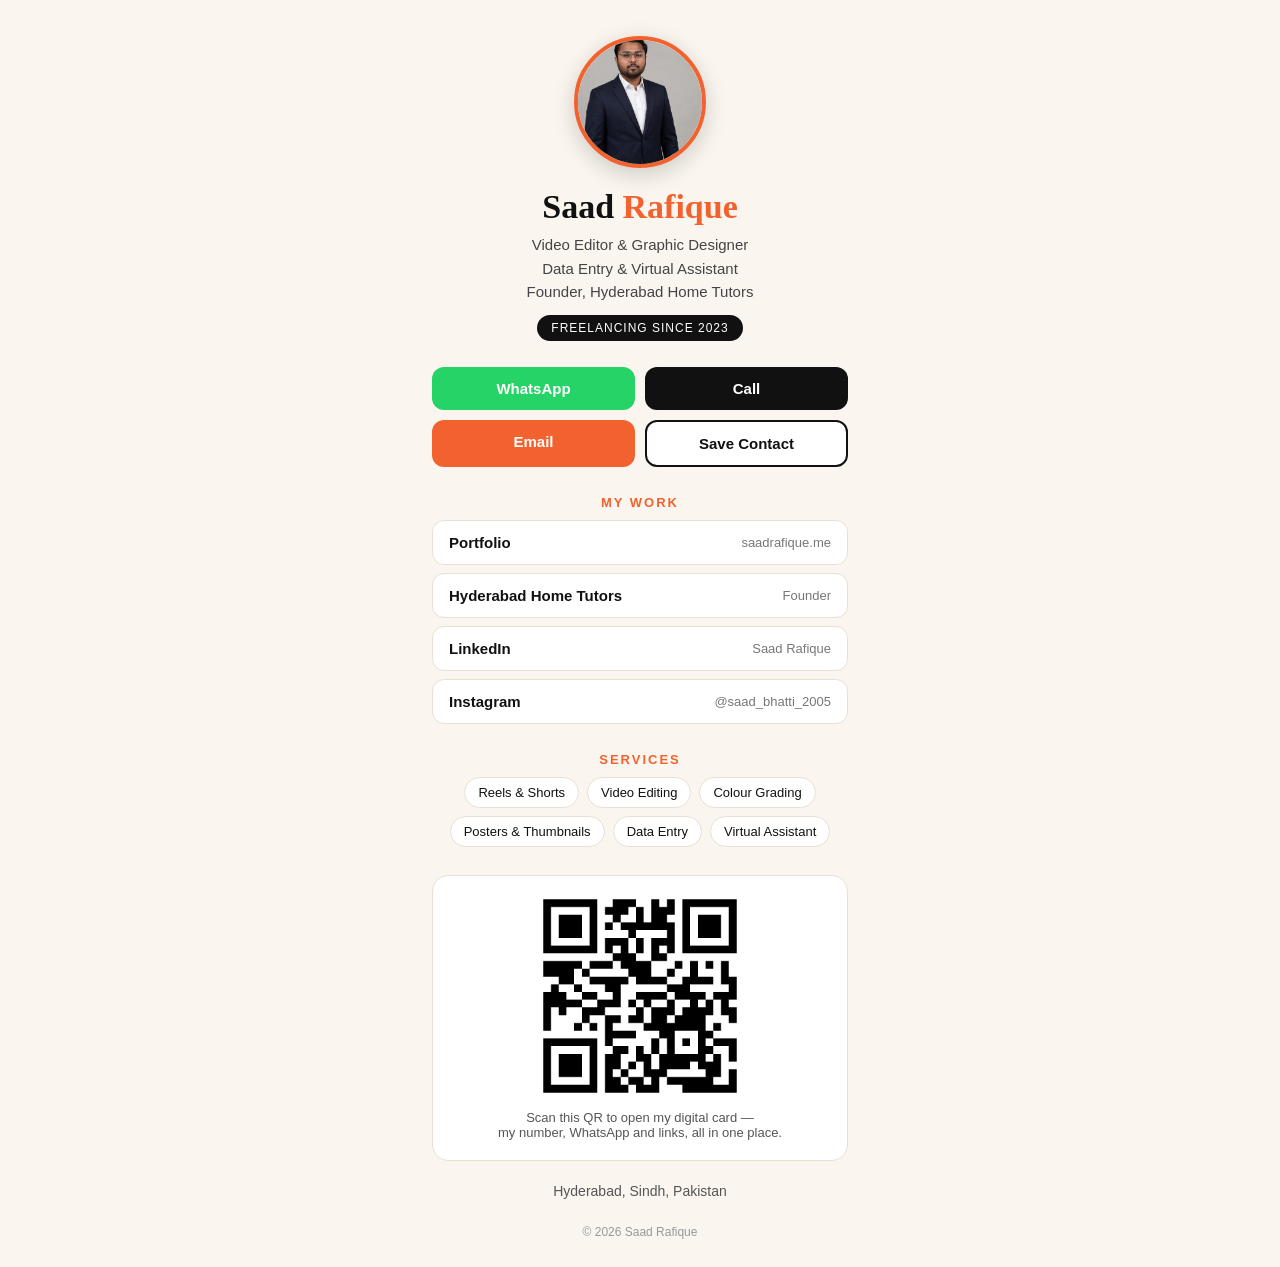
<file: card.html>
<!DOCTYPE html>
<html lang="en">
<head>
<meta charset="UTF-8">
<meta name="viewport" content="width=device-width, initial-scale=1.0">
<title>Saad Rafique — Digital Business Card</title>
<meta name="description" content="Saad Rafique — Video Editor & Graphic Designer, Data Entry & Virtual Assistant, Founder of Hyderabad Home Tutors. Hyderabad, Pakistan.">
<link rel="icon" href="favicon.svg" type="image/svg+xml">
<style>
  * { box-sizing: border-box; margin: 0; padding: 0; }
  body { background: #faf6ef; color: #111; font-family: -apple-system, "Segoe UI", Roboto, Arial, sans-serif; }
  .card { max-width: 460px; margin: 0 auto; padding: 36px 22px 28px; text-align: center; }
  .photo { width: 132px; height: 132px; border-radius: 50%; object-fit: cover;
           border: 4px solid #f2622e; box-shadow: 0 6px 22px rgba(0,0,0,.18); }
  h1 { font-family: Georgia, "Times New Roman", serif; font-size: 34px; margin-top: 16px; line-height: 1.1; }
  h1 span { color: #f2622e; }
  .roles { font-size: 15px; color: #444; margin-top: 8px; line-height: 1.55; }
  .badge { display: inline-block; margin-top: 12px; background: #111; color: #fff;
           font-size: 12px; letter-spacing: 1px; padding: 6px 14px; border-radius: 999px; }
  .btns { display: grid; grid-template-columns: 1fr 1fr; gap: 10px; margin-top: 26px; }
  .btn { display: block; padding: 13px 10px; border-radius: 12px; text-decoration: none;
         font-weight: 700; font-size: 15px; }
  .btn-green { background: #25D366; color: #fff; }
  .btn-dark { background: #111; color: #fff; }
  .btn-orange { background: #f2622e; color: #fff; }
  .btn-outline { background: #fff; color: #111; border: 2px solid #111; }
  .section { margin-top: 28px; text-align: left; }
  .section h2 { font-size: 13px; letter-spacing: 2px; text-transform: uppercase;
                color: #f2622e; margin-bottom: 10px; text-align: center; }
  .link { display: flex; justify-content: space-between; align-items: center;
          background: #fff; border: 1px solid #e8e0d2; border-radius: 12px;
          padding: 13px 16px; margin-bottom: 8px; text-decoration: none; color: #111; font-size: 15px; }
  .link b { font-weight: 700; }
  .link span { color: #777; font-size: 13px; }
  .chips { display: flex; flex-wrap: wrap; gap: 8px; justify-content: center; }
  .chip { background: #fff; border: 1px solid #e8e0d2; border-radius: 999px;
          padding: 7px 13px; font-size: 13px; }
  .qr { background: #fff; border: 1px solid #e8e0d2; border-radius: 16px;
        padding: 20px; margin-top: 28px; }
  .qr img { width: 200px; height: 200px; }
  .qr p { font-size: 13px; color: #555; margin-top: 10px; }
  .loc { margin-top: 22px; font-size: 14px; color: #555; }
  footer { margin-top: 26px; font-size: 12px; color: #999; }
</style>
</head>
<body>
<div class="card">
  <img class="photo" src="assets/images/profile.jpg" alt="Saad Rafique">
  <h1>Saad <span>Rafique</span></h1>
  <p class="roles">Video Editor &amp; Graphic Designer<br>
  Data Entry &amp; Virtual Assistant<br>
  Founder, Hyderabad Home Tutors</p>
  <div class="badge">FREELANCING SINCE 2023</div>

  <div class="btns">
    <a class="btn btn-green" href="https://wa.me/923232956265">WhatsApp</a>
    <a class="btn btn-dark" href="tel:+923232956265">Call</a>
    <a class="btn btn-orange" href="mailto:saadrafique0348@gmail.com">Email</a>
    <a class="btn btn-outline" href="saad-rafique.vcf" download>Save Contact</a>
  </div>

  <div class="section">
    <h2>My Work</h2>
    <a class="link" href="https://saadrafique.me"><b>Portfolio</b><span>saadrafique.me</span></a>
    <a class="link" href="https://hyderabadhometutors.tech"><b>Hyderabad Home Tutors</b><span>Founder</span></a>
    <a class="link" href="https://www.linkedin.com/in/saad-rafique-52829639a"><b>LinkedIn</b><span>Saad Rafique</span></a>
    <a class="link" href="https://www.instagram.com/saad_bhatti_2005"><b>Instagram</b><span>@saad_bhatti_2005</span></a>
  </div>

  <div class="section">
    <h2>Services</h2>
    <div class="chips">
      <span class="chip">Reels &amp; Shorts</span>
      <span class="chip">Video Editing</span>
      <span class="chip">Colour Grading</span>
      <span class="chip">Posters &amp; Thumbnails</span>
      <span class="chip">Data Entry</span>
      <span class="chip">Virtual Assistant</span>
    </div>
  </div>

  <div class="qr">
    <img src="[data-uri]" alt="Scan to open Saad Rafique's digital card">
    <p>Scan this QR to open my digital card —<br>my number, WhatsApp and links, all in one place.</p>
  </div>

  <p class="loc">Hyderabad, Sindh, Pakistan</p>
  <footer>© 2026 Saad Rafique</footer>
</div>
</body>
</html>
</file>
